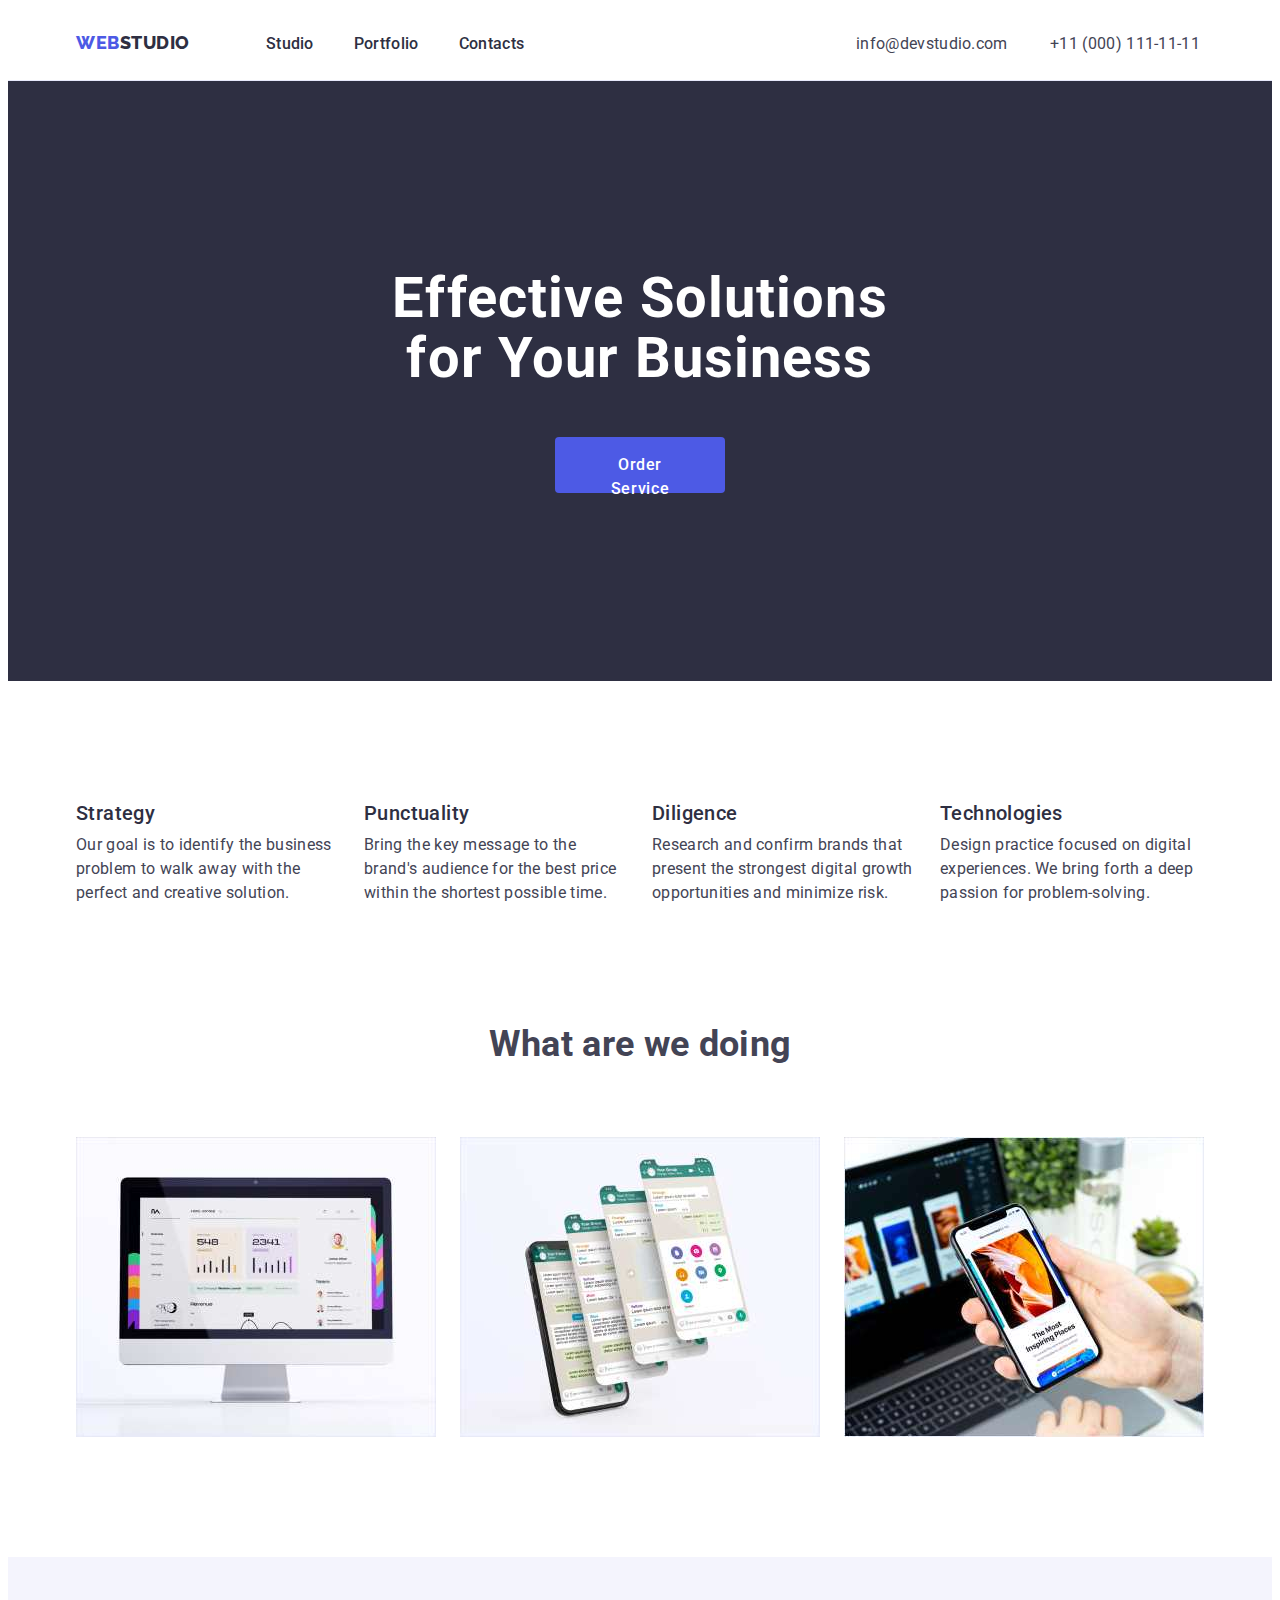
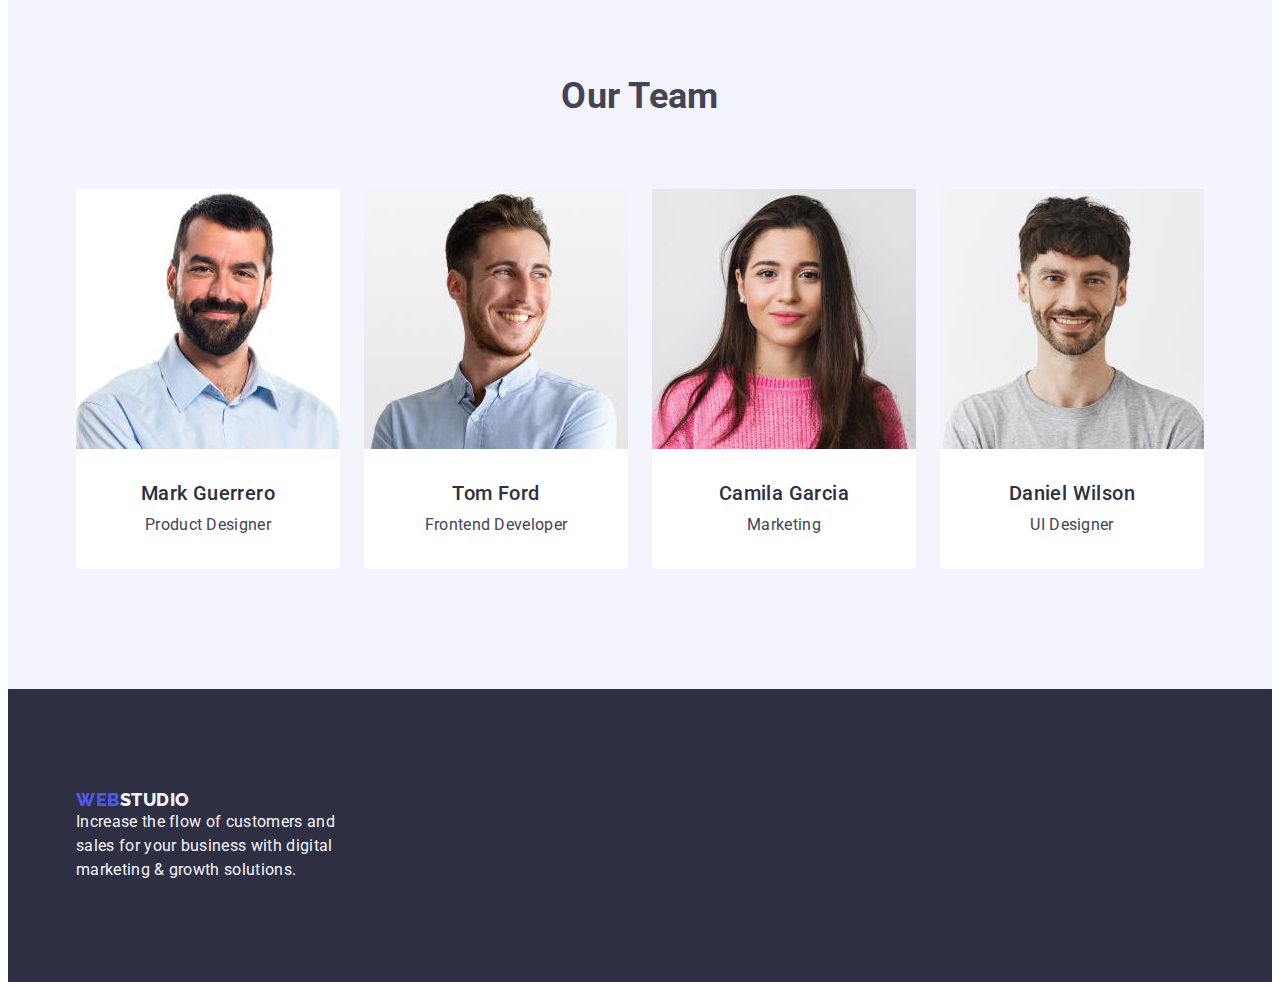
<file: index.html>
<!DOCTYPE html>
<html lang="en">
  <head>
    <meta charset="UTF-8" />
    <meta http-equiv="X-UA-Compatible" content="IE=edge" />
    <meta name="viewport" content="width=device-width, initial-scale=1.0" />
    <title>Webstudio</title>

    <link rel="preconnect" href="https://fonts.googleapis.com" />
    <link rel="preconnect" href="https://fonts.gstatic.com" crossorigin />
    <link
      href="https://fonts.googleapis.com/css2?family=Raleway:wght@800&family=Roboto:wght@400;500;700;900&display=swap"
      rel="stylesheet"
    />

    <link
      rel="stylesheet"
      href="https://cdnjs.cloudflare.com/ajax/libs/modern-normalize/1.1.0/modern-normalize.min.css"
      integrity="sha512-wpPYUAdjBVSE4KJnH1VR1HeZfpl1ub8YT/NKx4PuQ5NmX2tKuGu6U/JRp5y+Y8XG2tV+wKQpNHVUX03MfMFn9Q=="
      crossorigin="anonymous"
      referrerpolicy="no-referrer"
    />

    <link rel="stylesheet" href="./css/styles.css" />
  </head>
  <body class="page">
    <header class="page-header">
      <div class="container">
        <div class="inner-container">
        <nav class="header-nav">
          <a href="./index.html" class="logo link"
            >Web<span class="logo-studio">Studio</span></a>

          <ul class="site-nav list">
            <li>
              <a href="./index.html" class="nav-list-item link">Studio</a>
            </li>
            <li>
              <a href="./portfolio.html" class="nav-list-item link"
                >Portfolio</a
              >
            </li>
            <li><a href="" class="nav-list-item link">Contacts</a></li>
          </ul>
        </nav>
        <address class="address">
          <ul class="contacts-nav list">
            <li>
              <a href="mailto:info@devstudio.com" class="contacts link"
                >info@devstudio.com</a
              >
            </li>
            <li>
              <a href="tel:+110001111111" class="contacts link"
                >+11 (000) 111-11-11</a
              >
            </li>
          </ul>
        </address>
      </div>
      </div>
    </header>
    <main>
      <section class="hero">
        <div class="container">
        <h1 class="hero-title">Effective Solutions for Your Business</h1>
        <button type="button" class="hero-button">Order Service</button>
      </div>
      </section>
      <section class="advances section">
        <div class="container">
        <h2 hidden class="our-advances">Our__advances</h2>
        <ul class="advances-list list">
          <li class="advances-list-item">
            <h3 class="advances-title">Strategy</h3>
            <p class="section-text">
              Our goal is to identify the business problem to walk away with the
              perfect and creative solution.
            </p>
          </li>
          <li class="advances-list-item">
            <h3 class="advances-title">Punctuality</h3>
            <p class="section-text">
              Bring the key message to the brand's audience for the best price
              within the shortest possible time.
            </p>
          </li>
          <li class="advances-list-item">
            <h3 class="advances-title">Diligence</h3>
            <p class="section-text">
              Research and confirm brands that present the strongest digital
              growth opportunities and minimize risk.
            </p>
          </li>
          <li class="advances-list-item">
            <h3 class="advances-title">Technologies</h3>
            <p class="section-text">
              Design practice focused on digital experiences. We bring forth a
              deep passion for problem-solving.
            </p>
          </li>
        </ul>
      </div>
      </section>
      <section class="work-samples">
        <div class="container">
        <h2 class="samples-title">What are we doing</h2>
        <ul class="samples list">
          <li class="samples-pic">
            <img
              src="./images/product-1.jpg"
              alt="monitor"
              width="360"
              height="300"
            />
          </li>
          <li class="samples-pic">
            <img
              src="./images/product-2.jpg"
              alt="telephone"
              width="360"
              height="300"
            />
          </li>
          <li class="samples-pic">
            <img
              src="./images/product-3.jpg"
              alt="telephone demonstration"
              width="360"
              height="300"
            />
          </li>
        </ul>
      </div>
      </section>
      <section class="team">
        <div class="container">
        <h2 class="team-title">Our Team</h2>
        <ul class="team-list list">
          <li class="team-item">
            <img
              src="./images/teammate-1.jpg"
              alt="Teammate 1"
              width="264"
              height="260"
            />
            <div class="team-item-info">
              <h3 class="secondary-title">Mark Guerrero</h3>
              <p class="section-text">Product Designer</p>
            </div>
          </li>
          <li class="team-item">
            <img
              src="./images/teammate-2.jpg"
              alt="Teammate 2"
              width="264"
              height="260"
            />
            <div class="team-item-info">
              <h3 class="secondary-title">Tom Ford</h3>
              <p class="section-text">Frontend Developer</p>
            </div>
          </li>
          <li class="team-item">
            <img
              src="./images/teammate-3.jpg"
              alt="Teammate 3"
              width="264"
              height="260"
            />
            <div class="team-item-info">
              <h3 class="secondary-title">Camila Garcia</h3>
              <p class="section-text">Marketing</p>
            </div>
          </li>
          <li class="team-item">
            <img
              src="./images/teammate-4.jpg"
              alt="Teammate 4"
              width="264"
              height="260"
            />
            <div class="team-item-info">
              <h3 class="secondary-title">Daniel Wilson</h3>
              <p class="section-text">UI Designer</p>
            </div>
          </li>
        </ul>
      </div>
      </section>
    </main>
    <footer class="footer">
      <div class="container">
      <a href="./index.html" class="footer-logo link"
        >Web<span class="footer-studio">Studio</span></a
      >
      <p class="footer-text">
        Increase the flow of customers and sales for your business with digital
        marketing & growth solutions.
      </p>
    </div>
    </footer>
  </body>
</html>
</file>
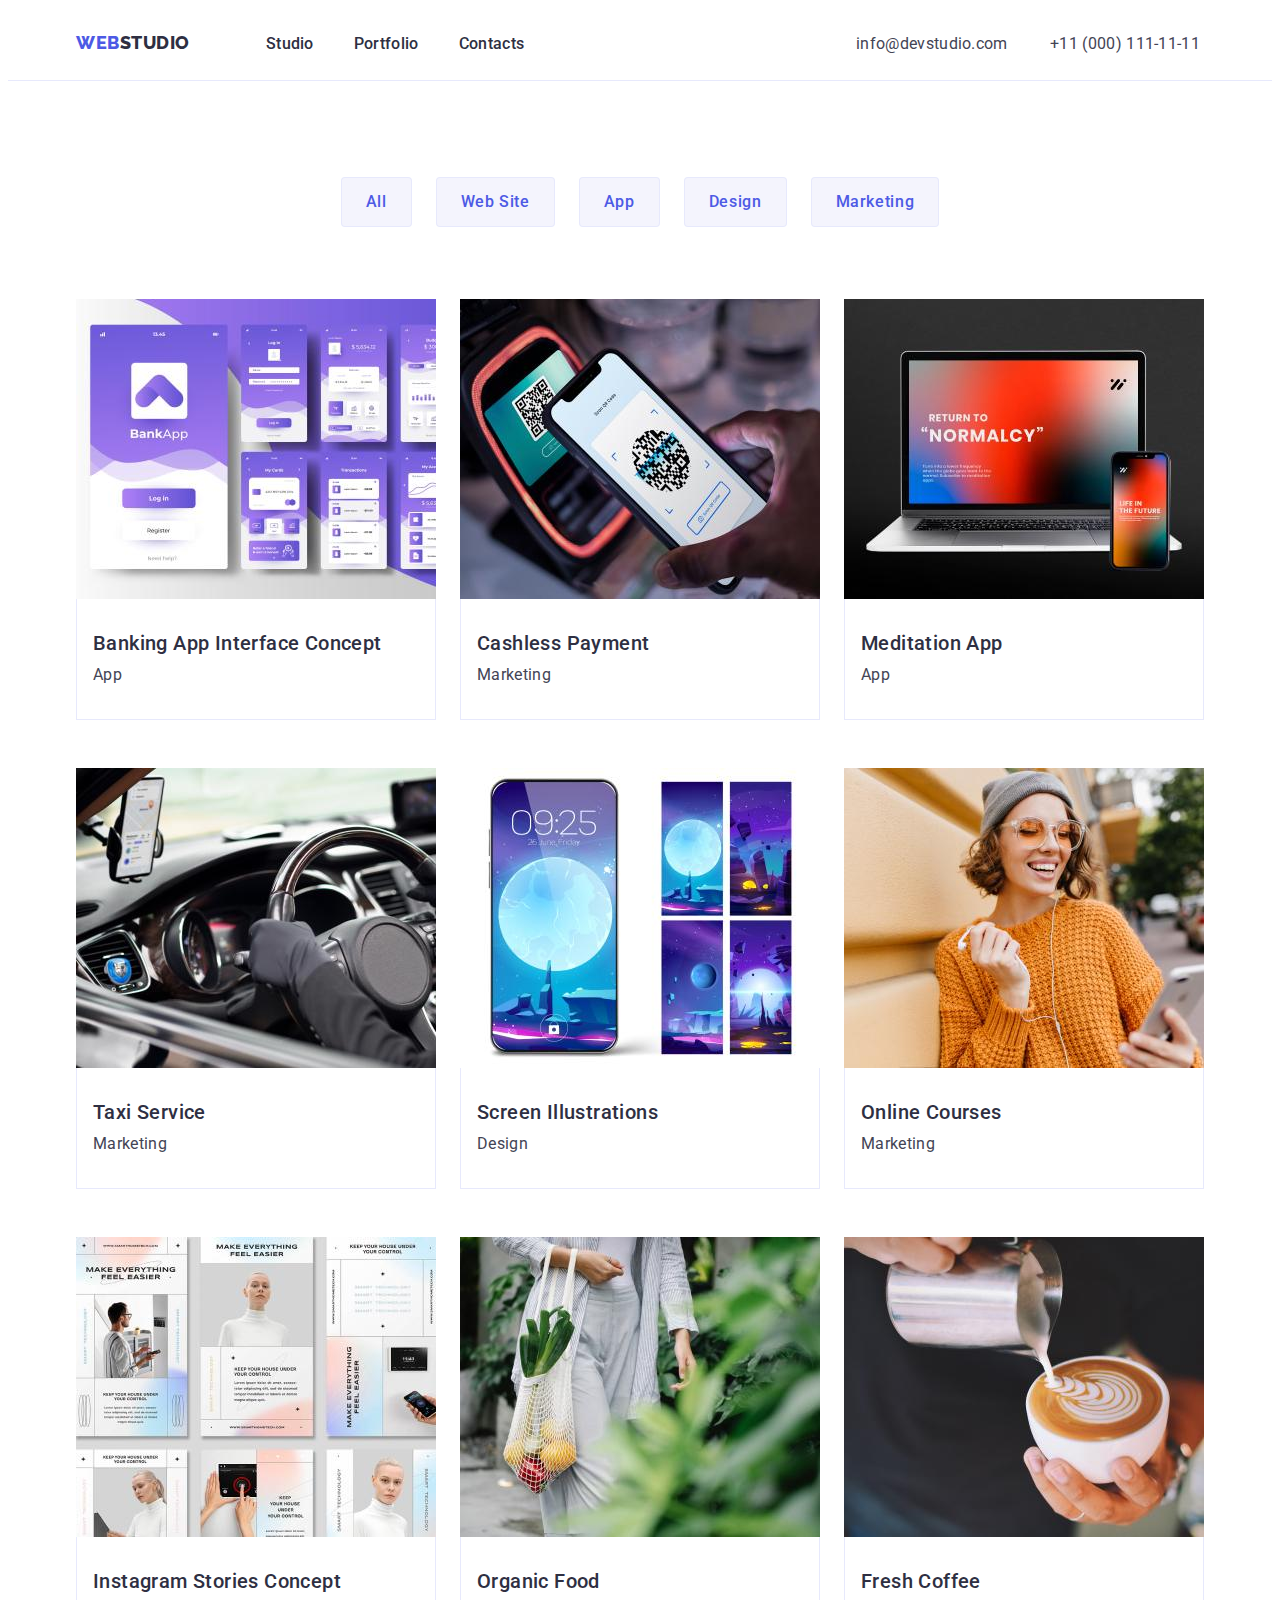
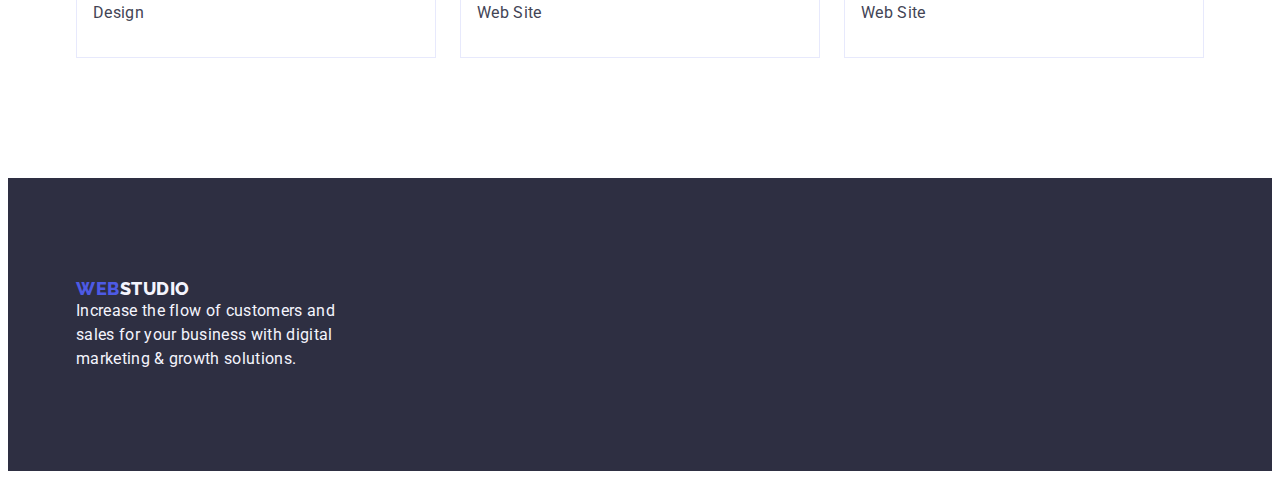
<file: portfolio.html>
<!DOCTYPE html>
<html lang="en">
  <head>
    <meta charset="UTF-8" />
    <meta http-equiv="X-UA-Compatible" content="IE=edge" />
    <meta name="viewport" content="width=device-width, initial-scale=1.0" />
    <title>Webstudio</title>

    <link rel="preconnect" href="https://fonts.googleapis.com" />
    <link rel="preconnect" href="https://fonts.gstatic.com" crossorigin />
    <link
      href="https://fonts.googleapis.com/css2?family=Raleway:wght@800&family=Roboto:wght@400;500;700;900&display=swap"
      rel="stylesheet"
    />

    <link
      rel="stylesheet"
      href="https://cdnjs.cloudflare.com/ajax/libs/modern-normalize/1.1.0/modern-normalize.min.css"
      integrity="sha512-wpPYUAdjBVSE4KJnH1VR1HeZfpl1ub8YT/NKx4PuQ5NmX2tKuGu6U/JRp5y+Y8XG2tV+wKQpNHVUX03MfMFn9Q=="
      crossorigin="anonymous"
      referrerpolicy="no-referrer"
    />

    <link rel="stylesheet" href="./css/styles.css" />
  </head>
  <body class="page">
    <header class="page-header">
      <div class="container">
        <div class="inner-container">
        <nav class="header-nav">
          <a href="./index.html" class="logo link"
            >Web<span class="logo-studio">Studio</span></a>

          <ul class="site-nav list">
            <li>
              <a href="./index.html" class="nav-list-item link">Studio</a>
            </li>
            <li>
              <a href="./portfolio.html" class="nav-list-item link"
                >Portfolio</a
              >
            </li>
            <li><a href="" class="nav-list-item link">Contacts</a></li>
          </ul>
        </nav>
        <address class="address">
          <ul class="contacts-nav list">
            <li>
              <a href="mailto:info@devstudio.com" class="contacts link"
                >info@devstudio.com</a
              >
            </li>
            <li>
              <a href="tel:+110001111111" class="contacts link"
                >+11 (000) 111-11-11</a
              >
            </li>
          </ul>
        </address>
      </div>
      </div>
    </header>
    <main>
      <section class="portfolio">
        <div class="container">
          <div class="inner-cont">
          <h1 hidden>Our products examples</h1>
          <ul class="filter list">
            <li class="filter-item"><button type="button" class="filter-button">All</button></li>
            <li class="filter-item">
              <button type="button" class="filter-button">Web Site</button>
            </li>
            <li class="filter-item"><button type="button" class="filter-button">App</button></li>
            <li class="filter-item"><button type="button" class="filter-button">Design</button></li>
            <li class="filter-item">
              <button type="button" class="filter-button">Marketing</button>
            </li>
          </ul>
          <ul class="products-list list">
            <li class="products-list-item">
              <a href="" class="product-exampl link"
                ><img
                  class="product-pic"
                  src="./images/productexampl1.jpg"
                  alt="Banking app"
                  width="360"
                  height="300"
                />
                <div class="product-info">
                <h2 class="product-title">Banking App Interface Concept</h2>
                <p class="product-text">App</p></a>
              </div>
            </li>
            <li class="products-list-item">
              <a href="" class="product-exampl link"
                ><img
                  class="product-pic"
                  src="./images/productexampl2.jpg"
                  alt="Cashless payment app"
                  width="360"
                  height="300"
                />
                <div class="product-info">
                <h2 class="product-title">Cashless Payment</h2>
                <p class="product-text">Marketing</p></a>
              </div>
            </li>
            <li class="products-list-item">
              <a href="" class="product-exampl link"
                ><img
                  class="product-pic"
                  src="./images/productexampl3.jpg"
                  alt="Meditation"
                  width="360"
                  height="300"
                />
                <div class="product-info">
                <h2 class="product-title">Meditation App</h2>
                <p class="product-text">App</p></a>
              </div>
            </li>
            <li class="products-list-item">
              <a href="" class="product-exampl link">
                <img
                  class="product-pic"
                  src="./images/productexampl4.jpg"
                  alt="Taxi"
                  width="360"
                  height="300"
                />
                <div class="product-info">
                <h2 class="product-title">Taxi Service</h2>
                <p class="product-text">Marketing</p></a>
              </div>
            </li>
            <li class="products-list-item">
              <a href="" class="product-exampl link"
                ><img
                  class="product-pic"
                  src="./images/productexampl5.jpg"
                  alt="Illustrations"
                  width="360"
                  height="300"
                />
                <div class="product-info">
                <h2 class="product-title">Screen Illustrations</h2>
                <p class="product-text">Design</p></a>
              </div>
            </li>
            <li class="products-list-item">
              <a href="" class="product-exampl link"
                ><img
                  class="product-pic"
                  src="./images/productexampl6.jpg"
                  alt="Courses"
                  width="360"
                  height="300"
                />
                <div class="product-info">
                <h2 class="product-title">Online Courses</h2>
                <p class="product-text">Marketing</p></a>
              </div>
            </li>
            <li class="products-list-item">
              <a href="" class="product-exampl link"
                ><img
                  class="product-pic"
                  src="./images/productexampl7.jpg"
                  alt="Instagram stories"
                  width="360"
                  height="300"
                />
                <div class="product-info">
                <h2 class="product-title">Instagram Stories Concept</h2>
                <p class="product-text">Design</p></a>
              </div>
            </li>
            <li class="products-list-item">
              <a href="" class="product-exampl link"
                ><img
                  class="product-pic"
                  src="./images/productexampl8.jpg"
                  alt="Organic food"
                  width="360"
                  height="300"
                />
                <div class="product-info">
                <h2 class="product-title">Organic Food</h2>
                <p class="product-text">Web Site</p></a>
              </div>
            </li>
            <li class="products-list-item">
              <a href="" class="product-exampl link"
                ><img
                  class="product-pic"
                  src="./images/productexampl9.jpg"
                  alt="Coffee"
                  width="360"
                  height="300"
                />
                <div class="product-info">
                <h2 class="product-title">Fresh Coffee</h2>
                <p class="product-text">Web Site</p></a>
              </div>
            </li>
          </ul>
        </div>
      </div>
      </section>
    </main>
    <footer class="footer">
      <div class="container">
      <a href="./index.html" class="footer-logo link"
        >Web<span class="footer-studio">Studio</span></a>
      <p class="footer-text">
        Increase the flow of customers and sales for your business with digital
        marketing & growth solutions.
      </p>
    </div>
    </footer>
  </body>
</html>
</file>
<file: css/styles.css>
html {
  box-sizing: border-box;
}
*,
*::before,
*::after {
  box-sizing: inherit;
}
:root {
  --primary-text-color: #434455;
  --secondary-text-color: #2e2f42;
  --accent: #404bbf;
  --link-text-color: #4d5ae5;
  --text-color: #f4f4fd;
}
body {
  background-color: #ffffff;
  color: var(--primary-text-color);
  font-family: "Roboto", sans-serif;
  letter-spacing: 0.02em;
}
.container{
  width: 1158px;
  padding:0 15px;
  margin: 0 auto;
}
.samples-title,.team-title{
font-size: 36px;
line-height:1.11;
}
h1, h2, h3, h4, p{
  margin: 0;
}
a {
  text-decoration: none;
}
/* Header */
/* site nav */
.page-header {
  display: flex;  
  padding: 24px 0;
  border-bottom: 1px solid #E7E9FC;
}
.inner-container{
  display: flex;
flex-direction: row;
justify-content: space-between;

}
.header-nav {
  display: flex;
}
.logo {
  margin-right: 76px;
  font-family: "Raleway", sans-serif;
  text-transform: uppercase;
  color: var(--link-text-color);
  font-weight: 800;
  font-size: 18px;
  line-height: 1.17;
  letter-spacing: 0.03em;
  text-decoration: none;
}
.logo-studio {
  color: var(--secondary-text-color);
}
.nav-list {
  display: flex;
}
.list {
  list-style: none;
  margin: 0;
  padding: 0;
}
.site-nav {
  display: flex;
  padding: 0;
  margin: 0;
}
.site-nav .link {
  color: var(--secondary-text-color);
  font-style: normal;
  font-weight: 500;
  font-size: 16px;
  line-height: 1.5;
  text-decoration: none;
}
.site-nav :not(:last-child) {
  margin-right: 40px;
}
.site-nav .link:hover,
.site-nav .link:focus {
  color: var(--accent);
}
.address {
  display: flex;
  font-style: normal;
}
.contacts-nav {
  display: flex;
  margin: 0;
  padding: 0;
}

.contacts-nav :not(:last-child) {
  margin-right: 40px;
}

.contacts {
  display: flex;
  width: 154px;
  font-family: "Roboto", sans-serif;
  font-style: normal;
  color: var(--primary-text-color);
  font-size: 16px;
  line-height: 1.5;
  text-decoration: none;
}
.contacts:hover,
.contacts:focus {
  color: var(--accent);
}

/* hero */
.hero {
  background-color: var(--secondary-text-color);
  padding: 188px 0;
}

.hero-title {
  flex-wrap: wrap;
  width: 496px;
  color: #ffffff;
  font-weight: 700;
  font-size: 56px;
  line-height: 1.07;
  text-align: center;
  letter-spacing: 0.02em;
  margin-top: 0;
  margin-right: auto;
  margin-bottom: 48;
  margin-left: auto;
}
.hero-button {
  display: block;
  font-family: "Roboto", sans-serif;
  width: 170px;
  height: 56px;
  background-color: var(--link-text-color);
  color: #ffffff;
  font-weight: 500;
  font-size: 16px;
  line-height: 1.5;
  letter-spacing: 0.04em;
  cursor: pointer;
  margin-top: 48px;
  margin-bottom: 0;
  margin-right: auto;
  margin-left: auto;
  padding: 16px 32px;
  border: none;
  border-radius: 4px;
}
.hero-button:hover,
.hero-button:focus {
  background-color: var(--accent);
}

/* Advances section */
   
.advances {
  display: flex;
  justify-content: center;
  padding: 120px 0;
}

.advances-list {
  display:flex;
  flex-direction: row;
  margin: 0;
  padding: 0;
}
.advances-list  :not(:last-child){
  margin-right: 24px;
}
.advances-list-item{
  display: flex;
  flex-direction: column;
  width: 264px;
}
.advances-title {
  color: var(--secondary-text-color);
  font-weight: 500;
  font-size: 20px;
  line-height: 1.2;
  letter-spacing: 0.02em;
  margin:0 0 8px 0;
}
.section-text {
  color: var(--primary-text-color);
  font-weight: 400;
  font-size: 16px;
  line-height: 1.5;
  margin: 0;
}
.secondary-title {
  color: var(--secondary-text-color);
  font-weight: 500;
  font-size: 20px;
  line-height: 1.2;
  letter-spacing: 0.02em;
  margin: 0 0 8px 0;
}

/* What are we doing */
.work-samples {
  display: flex;
  flex-direction: column;
  align-items: center;
  padding-bottom:120px; 
}

.samples-title {
  display: flex;
  justify-content: center;
  font-size: 36px;
  line-height: 1.11;
  padding: 0;
  margin-top: 0;
  margin-bottom: 72px;
}
.samples{
display: flex;
margin: 0;
padding: 0;
}
.samples-pic img{
  display: block;
  max-width: 100%;
  height: auto;
}
.samples-pic:not(:last-child){
  margin-right: 24px;
}

/* our team */
.team{
  display: flex;
  flex-direction: column;
  align-items: center;
  background-color: var(--text-color);
  padding:120px 15px;
}

.team-title{
  display: flex;
  justify-content: center;
  margin-bottom: 72px;
  margin-top: 0;
}
.team-list{
display: flex;
flex-direction: row;
}

.team-item{
  display: flex;
  flex-direction: column;
  align-items: center; 
}
.team-item-info{
  display: flex;
  flex-direction:column;
  align-items: center;
  background-color: #ffffff;
  padding:32px 0;
  width: 100%;
}
.team-item:not(:last-child){
  margin-right: 24px;}

/* footer */
.footer {
  display: flex;
  flex-direction: column;
  align-items: left; 
  background-color: var(--secondary-text-color);
  padding: 100px 0;
}
.footer-text {
  color: var(--text-color);
  font-weight: 400;
  font-size: 16px;
  line-height: 1.5;
  width: 264px;
  margin: 0;
}
.footer-logo {
  font-family: "Raleway", sans-serif;
  color: var(--link-text-color);
  font-weight: 800;
  font-size: 18px;
  line-height: 1.17;
  letter-spacing: 0.03em;
  text-transform: uppercase;
  text-decoration: none;
  margin-bottom: 16px;
  
}

.footer-studio {
  font-family: "Raleway", sans-serif;
  text-transform: uppercase;
  color: var(--text-color);
  font-weight: 800;
  font-size: 18px;
  line-height: 1.17;
  letter-spacing: 0.03em;
  text-decoration: none;
}



/* Portfolio site-page style */
.portfolio{
  display: flex;
  padding: 96px 0 120px 0;
}
/* filter */

.filter{
display: flex;
flex-direction: row;
justify-content: center;
margin-bottom: 72px;
}
.filter-button {
  display: flex;
  font-family: "Roboto", sans-serif;
  color: var(--link-text-color);
  background-color:var(--text-color);
  font-weight: 500;
  font-size: 16px;
  line-height: 1.5;
  letter-spacing: 0.04em;
  cursor: pointer;
  padding:12px 24px 12px 24px;
  border: 1px solid  #E7E9FCfc; 
  border-radius: 4px;
}
.filter-item {
  margin-right: 24px;
}

.filter :last-child{
  margin-right: 0;
}
.filter-button:hover,
.filter-button:focus {
  color: #ffffff;
  background-color: #404bbf;
  cursor: pointer;
  border: 1px solid #404bbf;
}
.inner-cont{
display: flex;
flex-direction: column;

}
/* Products exsamples */
.products-list{
  display: flex;
  flex-wrap: wrap;
}
.products-list-item{
  display: flex;
  flex-direction: column; 
  width: 360px;
  list-style: none;
  margin-right: 24px;
  margin-bottom: 48px;
  padding: 0;
}
.products-list :nth-child(3n){
  margin-right: 0;
}
.products-list :nth-last-child(-n + 3){
  margin-bottom: 0;
}
.product-pic{
  display: flex;
  align-items:inherit;
}
.product-info{
  border: 1px solid #E7E9FC;
  border-top: none;
  padding: 32px 16px;
}
.product-title {
  display: flex;
  color: var(--secondary-text-color);
  font-weight: 500;
  font-size: 20px;
  line-height: 1.2;
  letter-spacing: 0.02em;
}
.product-text {
  display: flex;
  color: var(--primary-text-color);
  font-size: 16px;
  line-height: 1.5;
  letter-spacing: 0.02em;
  margin-top: 8px;
}

.product-exampl{
  list-style-type: none;
}
.product-title,
.product-text {
text-decoration: none;}
</file>
